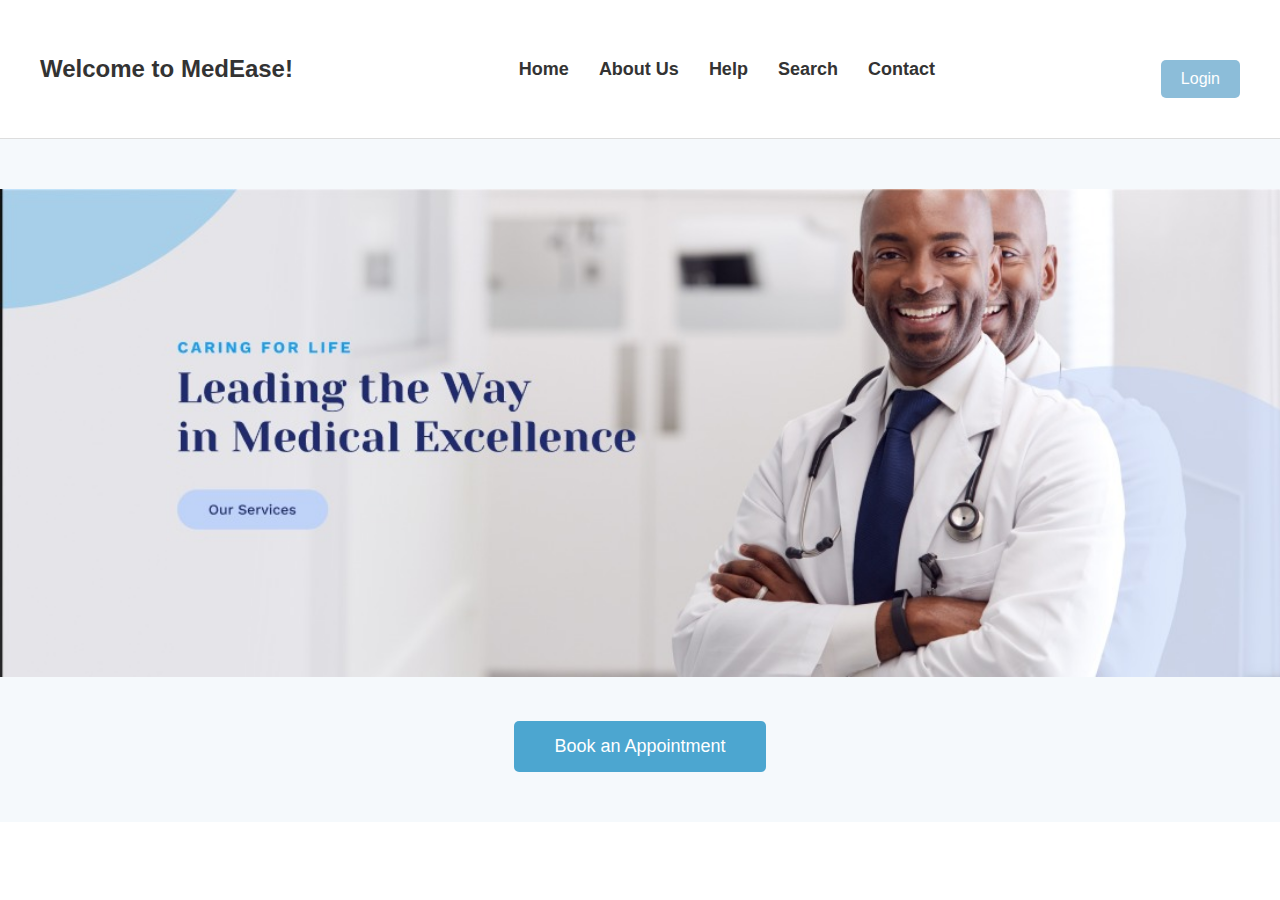
<file: index.html>
<!DOCTYPE html>
<html lang="en">
<head>
    <meta charset="UTF-8">
    <meta name="viewport" content="width=device-width, initial-scale=1.0">
    <title>MedEase</title>
    <link rel="stylesheet" href="styles.css">
</head>
<body>
    <!-- Header Section -->
    <header>
        <div class="container">
            <h1>Welcome to MedEase!</h1>
            <nav>
                <ul>
                    <li><a href="#">Home</a></li>
                    <li><a href="#">About Us</a></li>
                    <li><a href="#">Help</a></li>
                    <li><a href="#">Search</a></li>
                    <li><a href="#">Contact</a></li>
                </ul>
            </nav>
            <button class="login-btn">Login</button>
        </div>
    </header>

    <!-- Main Hero Section -->
    <main>
        <section class="hero">
            <!-- Hero Image Full Width -->
            <div class="hero-image">
                <img src="home doctor .jpg" alt="Doctor">
            </div>
            <!-- Book Appointment Button -->
            <div class="appointment-btn-container">
                <button class="appointment-btn">Book an Appointment</button>
            </div>
        </section>
    </main>

    <footer></footer>

    <script src="script.js"></script>
</body>
</html>
</file>
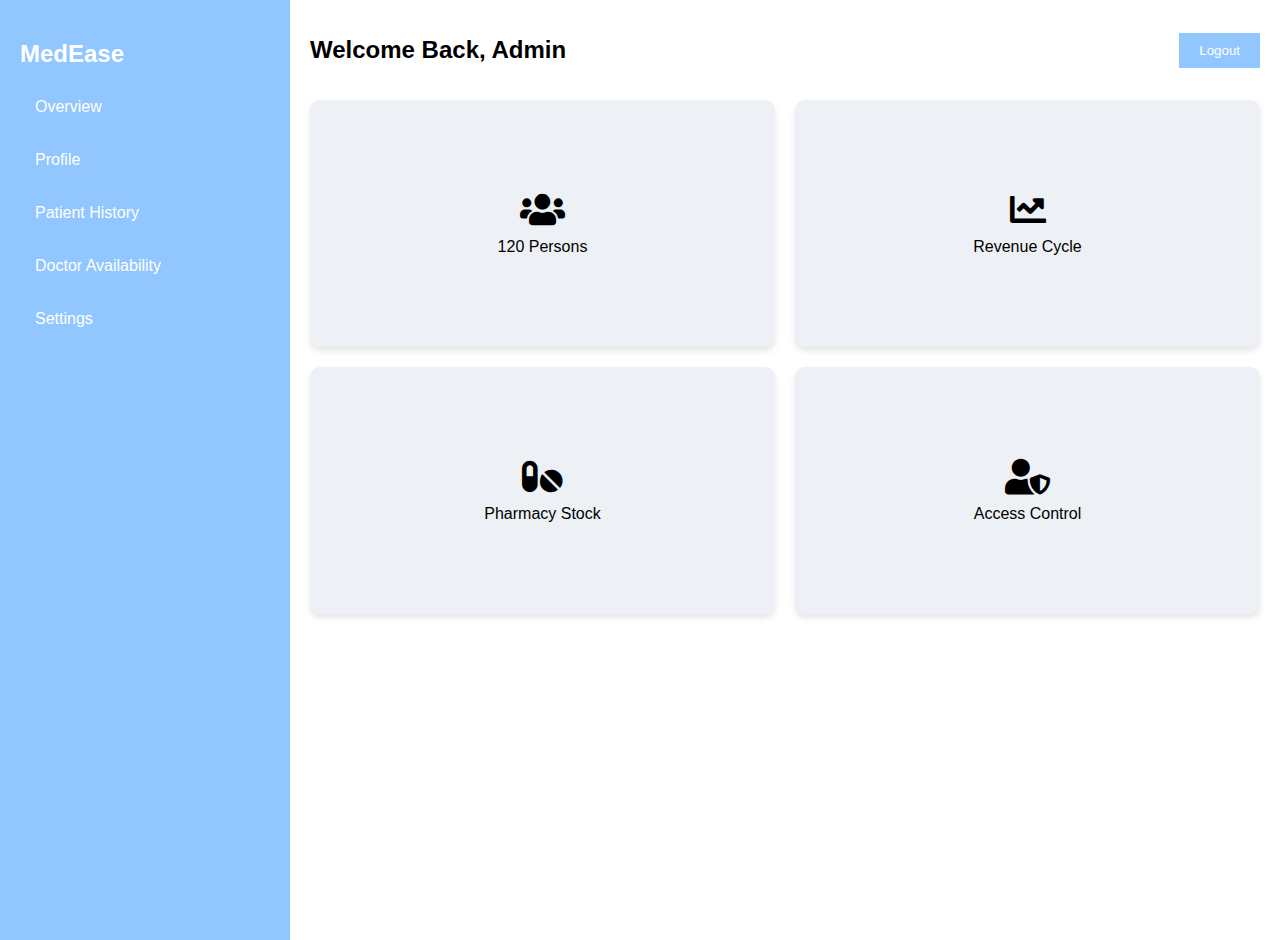
<file: adminpanel.html>
<!DOCTYPE html>
<html lang="en">
<head>
    <meta charset="UTF-8">
    <meta name="viewport" content="width=device-width, initial-scale=1.0">
    <title>Admin Panel</title>
    <link rel="stylesheet" href="adminpanel.css">
    <link href="https://cdnjs.cloudflare.com/ajax/libs/font-awesome/5.15.3/css/all.min.css" rel="stylesheet">
</head>
<body>
    <div class="container">
        <div class="sidebar">
            <h2>MedEase</h2>
            <ul>
                <li><a href="#">Overview</a></li>
                <li><a href="#">Profile</a></li>
                <li><a href="#">Patient History</a></li>
                <li><a href="#">Doctor Availability</a></li>
                <li><a href="#">Settings</a></li>
            </ul>
        </div>
        <div class="main-content">
            <header>
                <h1>Welcome Back, Admin</h1>
                <button class="logout-btn">Logout</button>
            </header>
            <div class="dashboard">
                <div class="cards">
                    <div class="card">
                        <i class="fas fa-users card-icon"></i>
                        <div class="card-text">120 Persons</div>
                    </div>
                    <div class="card">
                        <i class="fas fa-chart-line card-icon"></i>
                        <div class="card-text">Revenue Cycle</div>
                    </div>
                    <div class="card">
                        <i class="fas fa-pills card-icon"></i>
                        <div class="card-text">Pharmacy Stock</div>
                    </div>
                    <div class="card">
                        <i class="fas fa-user-shield card-icon"></i>
                        <div class="card-text">Access Control</div>
                    </div>
                </div>
            </div>
        </div>
    </div>
</body>
</html>
</file>
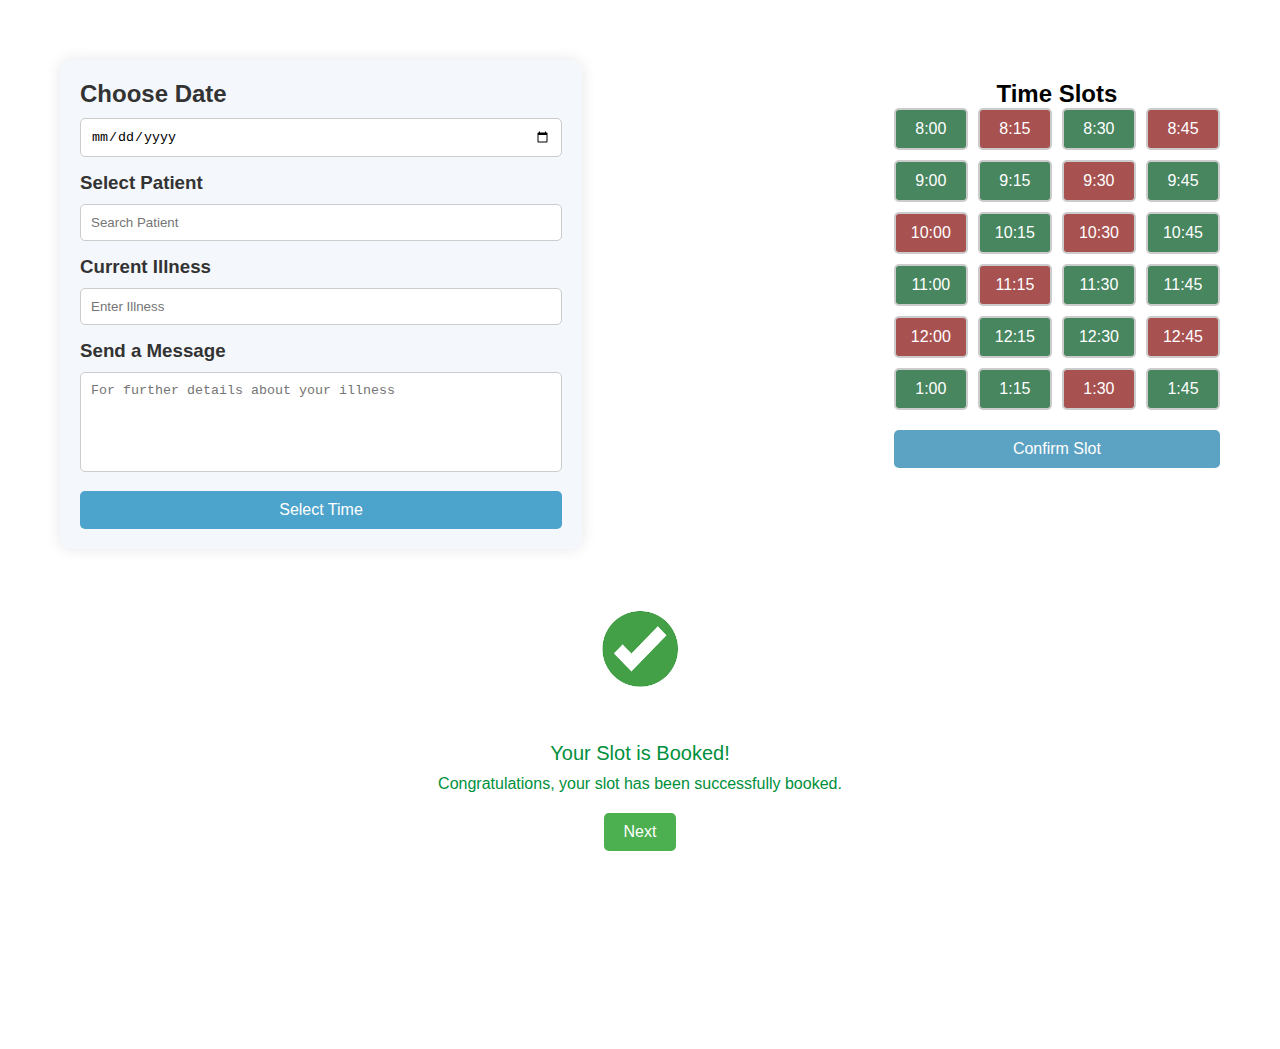
<file: appointment.html>
<!DOCTYPE html>
<html lang="en">
<head>
    <meta charset="UTF-8">
    <meta name="viewport" content="width=device-width, initial-scale=1.0">
    <title>Book Appointment - MedEase</title>
    <link rel="stylesheet" href="appointment.css">
</head>
<body>
    <header>
        <!-- Optional Header Content -->
    </header>

    <main>
        <div class="appointment-container">
            <!-- Left Section for Booking Form -->
            <div class="appointment-form">
                <h2>Choose Date</h2>
                <input type="date" class="input-field" id="appointment-date">

                <h3>Select Patient</h3>
                <input type="text" class="input-field" placeholder="Search Patient">

                <h3>Current Illness</h3>
                <input type="text" class="input-field" placeholder="Enter Illness">

                <h3>Send a Message</h3>
                <textarea class="input-field" placeholder="For further details about your illness"></textarea>

                <button class="select-time-btn">Select Time</button>
            </div>

            <!-- Right Section for Time Slots -->
            <div class="time-slot-section">
                <h2>Time Slots</h2>
                <div class="slots-grid">
                    <button class="slot available">8:00</button>
                    <button class="slot unavailable">8:15</button>
                    <button class="slot available">8:30</button>
                    <button class="slot unavailable">8:45</button>
                    <button class="slot available">9:00</button>
                    <button class="slot available">9:15</button>
                    <button class="slot unavailable">9:30</button>
                    <button class="slot available">9:45</button>
                    <button class="slot unavailable">10:00</button>
                    <button class="slot available">10:15</button>
                    <button class="slot unavailable">10:30</button>
                    <button class="slot available">10:45</button>
                    <button class="slot available">11:00</button>
                    <button class="slot unavailable">11:15</button>
                    <button class="slot available">11:30</button>
                    <button class="slot available">11:45</button>
                    <button class="slot unavailable">12:00</button>
                    <button class="slot available">12:15</button>
                    <button class="slot available">12:30</button>
                    <button class="slot unavailable">12:45</button>
                    <button class="slot available">1:00</button>
                    <button class="slot available">1:15</button>
                    <button class="slot unavailable">1:30</button>
                    <button class="slot available">1:45</button>
                    <!-- Add more slots as needed -->
                </div>
            
                <button class="confirm-slot-btn">Confirm Slot</button>
            </div>
        </div>
        
        <div class="tick-mark">
            <center><img src="tickmark.png" alt="Tick Mark"></center>
        </div>

        <!-- Booking confirmation -->
        <div class="booking-confirmation">
            <p>Your Slot is Booked!</p>
            <p>Congratulations, your slot has been successfully booked.</p>
        </div>

        <!-- Next Button -->
        <div class="next-button-container">
            <a href="doctorpanel.html">
                <button class="next-btn">Next</button>
            </a>
        </div>

    </main>
<br>
<br>
<br>
<br>
<br>
<br>
<br>
<br>
<br>
<br>
<br>

    <!-- Confirmation Pop-up -->
    <div id="confirmationPopup" class="popup-modal">
        <div class="popup-content">
            <div class="tick-mark">
                <img src="tickmark.png" alt="Tick Mark">
            </div>
            <h1>Your Slot is Booked!</h1>
            <button id="closePopup">Close</button>
        </div>
    </div>

    <script src="script.js"></script>
</body>
</html>
</file>
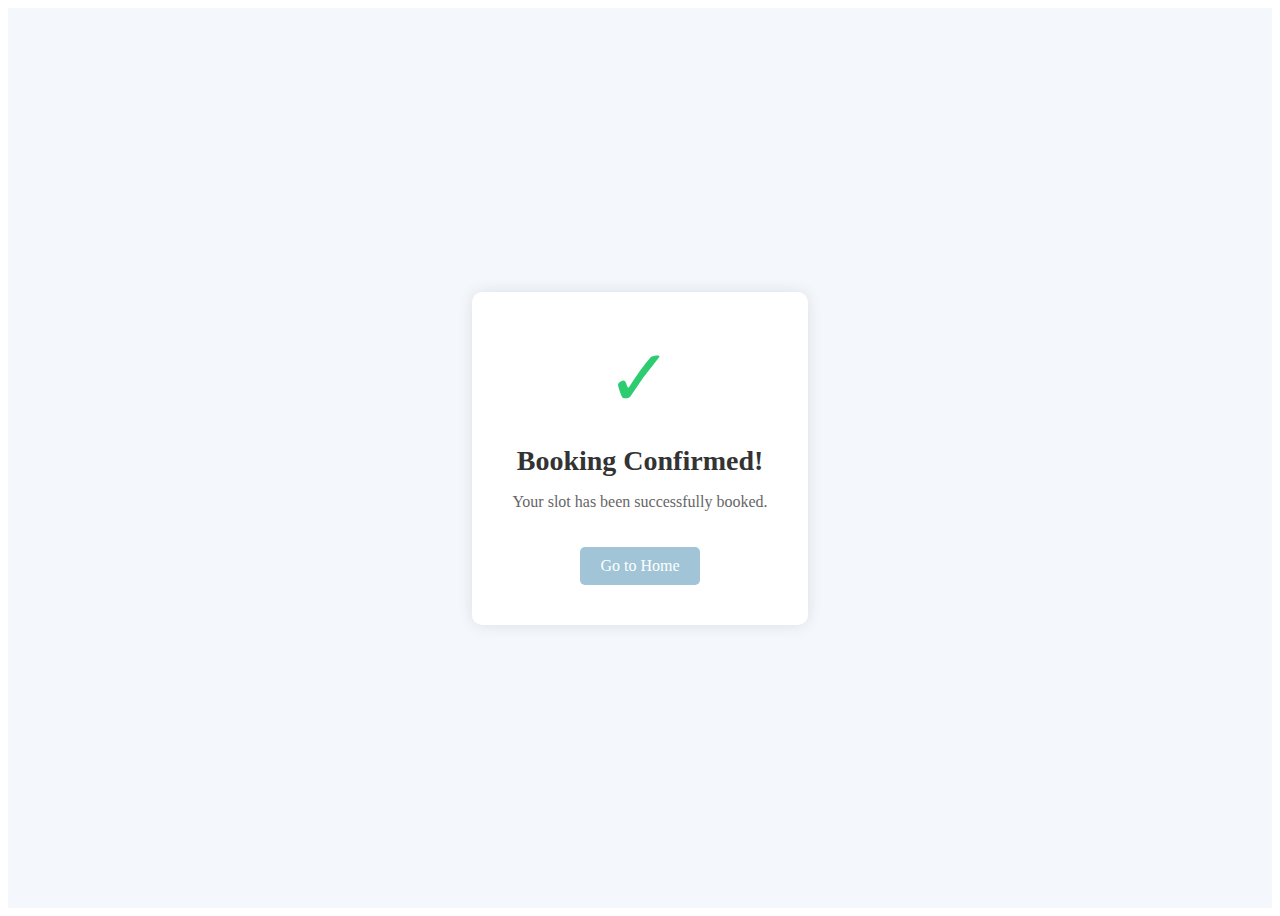
<file: confirmation.html>
<!DOCTYPE html>
<html lang="en">
<head>
    <meta charset="UTF-8">
    <meta name="viewport" content="width=device-width, initial-scale=1.0">
    <title>Booking Confirmed</title>
    <link rel="stylesheet" href="confirmattion.css">
</head>
<body>
    <div class="confirmation-page">
        <div class="confirmation-box">
            <div class="tick-mark">
                ✓ <!-- You can also replace this with an image if you want -->
            </div>
            <h1>Booking Confirmed!</h1>
            <p>Your slot has been successfully booked.</p>
            <a href="index.html" class="back-home">Go to Home</a>
        </div>
    </div>
</body>
</html>
</file>
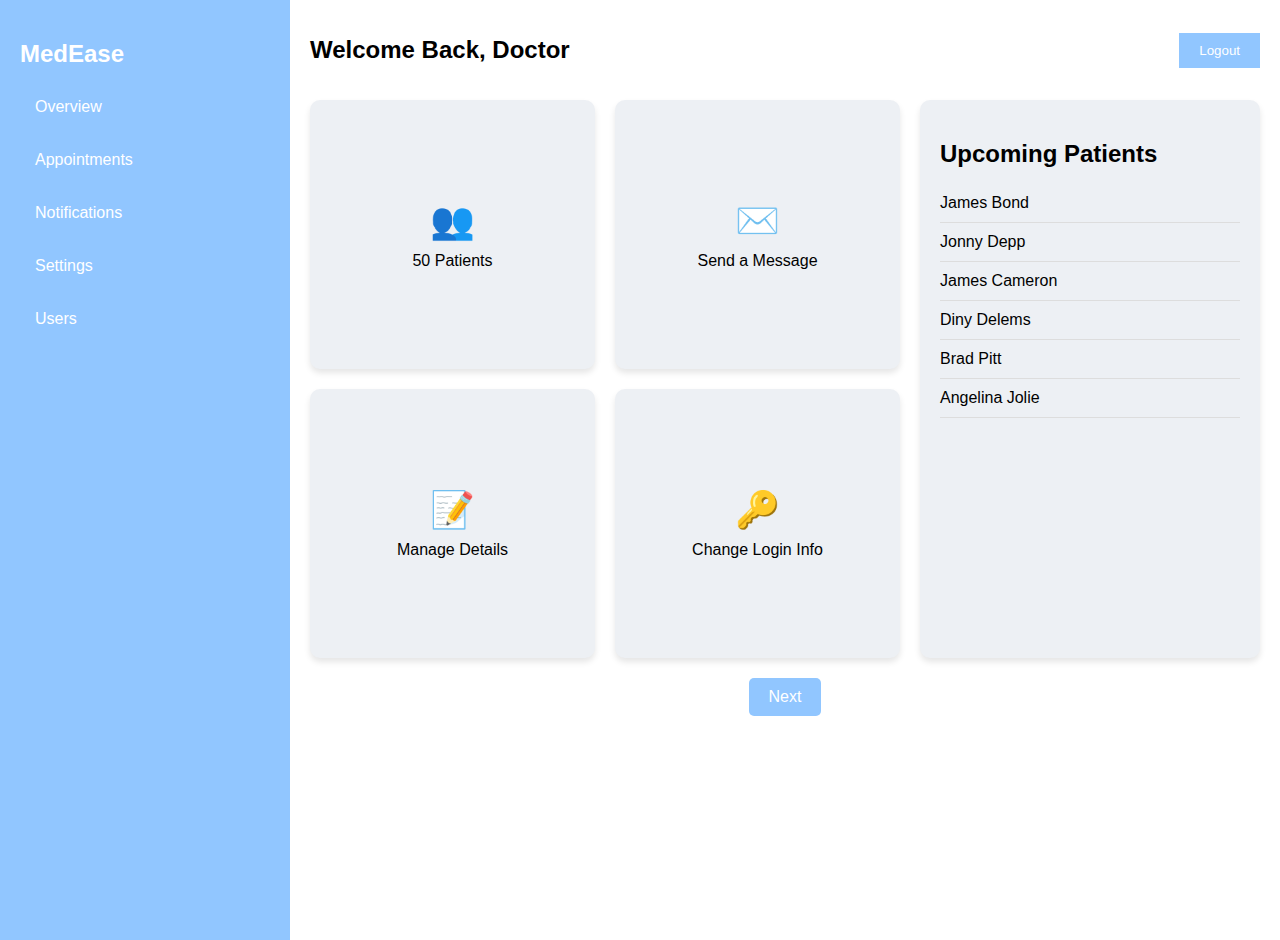
<file: doctorpanel.html>
<!DOCTYPE html>
<html lang="en">
<head>
    <meta charset="UTF-8">
    <meta name="viewport" content="width=device-width, initial-scale=1.0">
    <title>Doctor Panel</title>
    <link rel="stylesheet" href="doctorpanel.css">
</head>
<body>
    <div class="container">
        <aside class="sidebar">
            <h2>MedEase</h2>
            <ul>
                <li><a href="#">Overview</a></li>
                <li><a href="#">Appointments</a></li>
                <li><a href="#">Notifications</a></li>
                <li><a href="#">Settings</a></li>
                <li><a href="#">Users</a></li>
            </ul>
        </aside>
        <main class="main-content">
            <header>
                <h1>Welcome Back, Doctor</h1>
                <button class="logout-btn">Logout</button>
            </header>
            <div class="dashboard">
                <div class="cards">
                    <div class="card">
                        <div class="card-icon">👥</div>
                        <div class="card-text">50 Patients</div>
                    </div>
                    <div class="card">
                        <div class="card-icon">✉️</div>
                        <div class="card-text">Send a Message</div>
                    </div>
                    <div class="card">
                        <div class="card-icon">📝</div>
                        <div class="card-text">Manage Details</div>
                    </div>
                    <div class="card">
                        <div class="card-icon">🔑</div>
                        <div class="card-text">Change Login Info</div>
                    </div>
                </div>
                <section class="upcoming-patients">
                    <h2>Upcoming Patients</h2>
                    <ul>
                        <li>James Bond</li>
                        <li>Jonny Depp</li>
                        <li>James Cameron</li>
                        <li>Diny Delems</li>
                        <li>Brad Pitt</li>
                        <li>Angelina Jolie</li>
                    </ul>
                </section>
            </div>
            <div class="next-button-container"></div>
                <a href="patientpanel.html">
                    <center><button class="next-btn">Next</button></center>
                </a>
            </div>
        </main>
    </div>
</body>
</html>
</file>
<file: adminpanel.css>
/* Overall body styles */
body {
    font-family: Arial, sans-serif;
    margin: 0;
    padding: 0;
    display: flex;
    background-color: #f0f2f5;
}

.container {
    display: flex;
    width: 100%;
}

.sidebar {
    width: 250px;
    background-color: #91c6ff;
    color: white;
    padding: 20px;
    height: 100vh;
}

.sidebar h2 {
    margin-bottom: 20px;
}

.sidebar ul {
    list-style: none;
    padding: 0;
}

.sidebar ul li {
    margin: 15px 0;
}

.sidebar ul li a {
    color: white;
    text-decoration: none;
}

.main-content {
    flex-grow: 1;
    display: flex;
    flex-direction: column;
    padding: 20px;
    background-color: white;
}

header {
    display: flex;
    justify-content: space-between;
    align-items: center;
    margin-bottom: 20px;
}

header h1 {
    font-size: 24px;
}

.logout-btn {
    padding: 10px 20px;
    background-color: #91c6ff;
    color: white;
    border: none;
    cursor: pointer;
}

.dashboard {
    display: flex;
    justify-content: space-between;
    gap: 20px;
    flex-grow: 0.5;
}

.cards {
    display: grid;
    grid-template-columns: repeat(2, 1fr);
    gap: 20px;
    flex: 1;
}

.card {
    display: flex;
    flex-direction: column;
    justify-content: center;
    align-items: center;
    background-color: #edf0f4;
    padding: 15px;
    border-radius: 10px;
    box-shadow: 0px 4px 6px rgba(0, 0, 0, 0.1);
    min-height: 10px;  /* Reduced height for smaller square */
}

.card-icon {
    font-size: 36px;
    margin-bottom: 10px;
}

.card-text {
    font-size: 16px;
    text-align: center;
}

/* Additional section for upcoming features or stats in the Admin panel */
.upcoming-stats {
    width: 300px; /* Fixed width for stats list on the right */
    flex-shrink: 0;
    background-color: #edf0f4;
    padding: 20px;
    border-radius: 10px;
    box-shadow: 0px 4px 6px rgba(0, 0, 0, 0.1);
}

.upcoming-stats h2 {
    margin-bottom: 10px;
}

.upcoming-stats ul {
    list-style: none;
    padding: 0;
}

.upcoming-stats ul li {
    padding: 10px 0;
    border-bottom: 1px solid #ddd;
}

/* Responsive Design */
@media (max-width: 768px) {
    .dashboard {
        flex-direction: column;
    }

    .cards {
        grid-template-columns: 1fr;
    }

    .upcoming-stats {
        width: 100%;
        margin-top: 20px;
    }
}
.sidebar {
    width: 250px;
    background-color: #91c6ff;
    color: white;
    padding: 20px;
    height: 100vh;
}

.sidebar h2 {
    margin-bottom: 20px;
}

.sidebar ul {
    list-style: none;
    padding: 0;
    margin: 0;
}

.sidebar ul li {
    margin: 15px 0;
    transition: background-color 0.3s ease-in-out;
}

.sidebar ul li a {
    color: white;
    text-decoration: none;
    display: block;  /* Makes the entire list item area clickable */
    padding: 10px 15px;  /* Adds padding to the link for better clickability */
    transition: color 0.3s ease-in-out;
}

/* Hover Effects */
.sidebar ul li a:hover, .sidebar ul li a:focus {
    background-color: #c3ddf5;  /* Lighter shade of the sidebar color for hover */
    color: #ffffff;  /* Keeps text color white for better readability */
    text-decoration: none;  /* Avoids underlining the text */
}
</file>
<file: confirmattion.css>
/* Confirmation Page Styling */
.confirmation-page {
    height: 100vh;
    display: flex;
    justify-content: center;
    align-items: center;
    background-color: #f4f7fb;
}

.confirmation-box {
    text-align: center;
    background-color: white;
    padding: 40px;
    border-radius: 10px;
    box-shadow: 0 0 15px rgba(0, 0, 0, 0.1);
}

.tick-mark {
    font-size: 80px;
    color: #2ECC71; /* Green color for tick mark */
    margin-bottom: 20px;
}

.confirmation-box h1 {
    font-size: 28px;
    color: #333;
    margin-bottom: 15px;
}

.confirmation-box p {
    font-size: 16px;
    color: #666;
}

.back-home {
    display: inline-block;
    margin-top: 20px;
    padding: 10px 20px;
    background-color: #A1C5D6;
    color: white;
    text-decoration: none;
    border-radius: 5px;
    font-size: 16px;
}
</file>
<file: doctorpanel.css>
/* Overall body styles */
body {
    font-family: Arial, sans-serif;
    margin: 0;
    padding: 0;
    display: flex;
    background-color: #f0f2f5;
}

.container {
    display: flex;
    width: 100%;
}

.sidebar {
    width: 250px;
    background-color: #91c6ff;
    color: white;
    padding: 20px;
    height: 100vh;
}

.sidebar h2 {
    margin-bottom: 20px;
}

.sidebar ul {
    list-style: none;
    padding: 0;
}

.sidebar ul li {
    margin: 15px 0;
}

.sidebar ul li a {
    color: white;
    text-decoration: none;
}

.main-content {
    flex-grow: 1;
    display: flex;
    flex-direction: column;
    padding: 20px;
    background-color: white;
}

header {
    display: flex;
    justify-content: space-between;
    align-items: center;
    margin-bottom: 20px;
}

header h1 {
    font-size: 24px;
}

.logout-btn {
    padding: 10px 20px;
    background-color: #91c6ff;
    color: white;
    border: none;
    cursor: pointer;
}

.dashboard {
    display: flex;
    justify-content: space-between;
    gap: 20px;
    flex-grow: 0.5;
}

.cards {
    display: grid;
    grid-template-columns: repeat(2, 1fr);
    gap: 20px;
    flex: 1;
}

.card {
    display: flex;
    flex-direction: column;
    justify-content: center;
    align-items: center;
    background-color:   #edf0f4;
    ;
    padding: 15px;
    border-radius: 10px;
    box-shadow: 0px 4px 6px rgba(0, 0, 0, 0.1);
    min-height: 10px;  /* Reduced height for smaller square */
}

.card-icon {
    font-size: 36px;
    margin-bottom: 10px;
}

.card-text {
    font-size: 16px;
    text-align: center;
}

.upcoming-patients {
    width: 300px; /* Fixed width for patient list on the right */
    flex-shrink: 0;
    background-color:      #edf0f4;
    ;
    padding: 20px;
    border-radius: 10px;
    box-shadow: 0px 4px 6px rgba(0, 0, 0, 0.1);
}

.upcoming-patients h2 {
    margin-bottom: 10px;
}

.upcoming-patients ul {
    list-style: none;
    padding: 0;
}

.upcoming-patients ul li {
    padding: 10px 0;
    border-bottom: 1px solid #ddd;
}

/* Responsive Design */
@media (max-width: 768px) {
    .dashboard {
        flex-direction: column;
    }

    .cards {
        grid-template-columns: 1fr;
    }

    .upcoming-patients {
        width: 100%;
        margin-top: 20px;
    }
}
.sidebar {
    width: 250px;
    background-color: #91c6ff;
    color: white;
    padding: 20px;
    height: 100vh;
}

.sidebar h2 {
    margin-bottom: 20px;
}

.sidebar ul {
    list-style: none;
    padding: 0;
    margin: 0;
}

.sidebar ul li {
    margin: 15px 0;
    transition: background-color 0.3s ease-in-out;
}

.sidebar ul li a {
    color: white;
    text-decoration: none;
    display: block;  /* Makes the entire list item area clickable */
    padding: 10px 15px;  /* Adds padding to the link for better clickability */
    transition: color 0.3s ease-in-out;
}

/* Hover Effects */
.sidebar ul li a:hover, .sidebar ul li a:focus {
    background-color: #c3ddf5;  /* Lighter shade of the sidebar color for hover */
    color: #ffffff;  /* Keeps text color white for better readability */
    text-decoration: none;  /* Avoids underlining the text */
}
.next-button-container {
    display: flex;               /* Use flexbox for centering */
    justify-content: center;     /* Center the content horizontally */
    margin-top: 20px;           /* Add some top margin */
}

.next-btn {
    background-color: #91c6ff;  /* Green background */
    color: white;                /* White text */
    padding: 10px 20px;         /* Some padding */
    border: none;                /* No borders */
    border-radius: 5px;         /* Rounded corners */
    cursor: pointer;             /* Pointer cursor on hover */
    font-size: 16px;             /* Increase font size */
}

.next-btn:hover {
    background-color: #4f7eaf;   /* Darker green on hover */
}
</file>
<file: styles.css>
/* General Resets */
* {
    margin: 0;
    padding: 0;
    box-sizing: border-box;
}

body {
    font-family: 'Arial', sans-serif;
    overflow-x: hidden;
}

/* Header Styling */
header {
    background-color: #fff;
    padding: 20px;
    border-bottom: 1px solid #ddd;
}

.container {
    display: flex;
    justify-content: space-between;
    align-items: center;
    max-width: 1200px;
    margin: 0 auto;
}

h1 {
    font-size: 24px;
    color: #333;
}

.login-btn {
    background-color: #6facc8;
    color: white;
    padding: 10px 20px;
    border: none;
    border-radius: 5px;
    cursor: pointer;
}

/* Navigation Styling */
nav ul {
    display: flex;
    list-style-type: none;
}

nav ul li {
    margin-right: 20px;
}

nav ul li a {
    text-decoration: none;
    color: #333;
    font-size: 18px;
}

/* Hero Section Styling */
.hero {
    text-align: center;
    background-color: #F5F9FC;
    padding: 50px 0;
    position: relative;
}

.hero-image img {
    width: 100%;
    max-height: 500px;
    object-fit: cover;
    margin-bottom: 20px;
}

/* Book Appointment Button Section */
.appointment-btn-container {
    margin-top: 20px;
}

.appointment-btn {
    background-color: #4ca6d0;
    color: white;
    padding: 15px 40px;
    border: none;
    border-radius: 5px;
    cursor: pointer;
    font-size: 18px;
}

/* Responsive Design */
@media (max-width: 768px) {
    .hero-image img {
        max-height: 300px;
    }

    .appointment-btn {
        font-size: 16px;
        padding: 10px 25px;
    }
}
/* Container styles */
.container {
    text-align: center; /* Center text in the container */
    margin: 20px;      /* Add some margin */
}

/* Navigation styles */
nav ul {
    list-style-type: none; /* Remove default list styles */
    padding: 0;            /* Remove padding */
}

nav ul li {
    display: inline;       /* Display list items inline */
    margin: 0 15px;       /* Space out the list items */
}

nav ul li a {
    text-decoration: none; /* Remove underline from links */
    color: #333;          /* Default text color */
    font-weight: bold;    /* Bold text */
    transition: color 0.3s; /* Smooth transition for color change */
}

/* Hover effect for navigation links */
nav ul li a:hover {
    color: #4c98af; /* Change color on hover */
}

/* Button styles */
.login-btn {
    background-color: #8cbdd9; /* Green background */
    color: white;               /* White text */
    padding: 10px 20px;        /* Some padding */
    border: none;               /* No borders */
    border-radius: 5px;        /* Rounded corners */
    cursor: pointer;            /* Pointer cursor on hover */
    font-size: 16px;            /* Increase font size */
    margin-top: 20px;          /* Space above the button */
    transition: background-color 0.3s; /* Smooth transition for background color */
}

/* Hover effect for button */
.login-btn:hover {
    background-color: #91c6ff; /* Darker green on hover */
}
</file>
<file: appointment.css>
/* General Resets */
* {
    margin: 0;
    padding: 0;
    box-sizing: border-box;
}

body {
    font-family: 'Arial', sans-serif;
    overflow-x: hidden;
}

.container {
    display: flex;
    justify-content: space-between;
    align-items: center;
    padding: 20px;
    background-color: #fff;
    border-bottom: 1px solid #ddd;
}

h1 {
    color: #333;
}

/* Appointment Page Styling */
.appointment-container {
    display: flex;
    justify-content: space-between;
    max-width: 1200px;
    margin: 40px auto;
    padding: 20px;
}

/* Appointment Form Styling */
.appointment-form {
    width: 45%;
    background-color: #f4f7fb;
    padding: 20px;
    border-radius: 10px;
    box-shadow: 0px 0px 15px rgba(0, 0, 0, 0.1);
}

.appointment-form h2,
.appointment-form h3 {
    margin-bottom: 10px;
    color: #333;
}

.input-field {
    width: 100%;
    padding: 10px;
    margin-bottom: 15px;
    border: 1px solid #ccc;
    border-radius: 5px;
}

textarea {
    height: 100px;
    resize: none;
}

.select-time-btn {
    background-color: #4ca3cb;
    color: white;
    padding: 10px;
    border: none;
    border-radius: 5px;
    cursor: pointer;
    width: 100%;
    font-size: 16px;
}

/* Time Slots Styling */
.time-slots {
    width: 45%;
}

.time-slots h2 {
    color: #333;
    margin-bottom: 15px;
}

.slots-grid {
    display: grid;
    grid-template-columns: repeat(4, 1fr);
    gap: 10px;
}

.slot {
    padding: 10px 0;
    background-color: #A1C5D6;
    color: white;
    border: none;
    border-radius: 5px;
    cursor: pointer;
    text-align: center;
    font-size: 16px;
}

.slot.unavailable {
    background-color: #cc2e1c;
    cursor: not-allowed;
}

.slot.available {
    background-color: #009f42;
}

.slot-info {
    margin-top: 10px;
    font-size: 14px;
    color: #333;
}

.unavailable-indicator {
    width: 12px;
    height: 12px;
    background-color: #E74C3C;
    display: inline-block;
    margin-right: 5px;
}

.confirm-slot-btn {
    margin-top: 20px;
    background-color: #A1C5D6;
    color: white;
    padding: 10px;
    border: none;
    border-radius: 5px;
    cursor: pointer;
    width: 100%;
    font-size: 16px;
}

/* Booking Confirmation Styling */
.booking-confirmation {
    text-align: center;
    margin-top: 30px;
}

.booking-confirmation p {
    color: #00903c;
    font-size: 20px;
    margin-bottom: 10px;
}

.booking-confirmation p:last-child {
    font-size: 16px;
}

/* Responsive Design */
@media (max-width: 768px) {
    .appointment-container {
        flex-direction: column;
        align-items: center;
    }

    .appointment-form, .time-slots {
        width: 100%;
    }

    .slots-grid {
        grid-template-columns: repeat(2, 1fr);
    }
}
/* Time Slots Section */
.time-slot-section {
    display: flex;
    flex-direction: column;
    align-items: center;
    margin: 20px 0;
}

.slots-grid {
    display: grid;
    grid-template-columns: repeat(4, 1fr); /* 4 slots per row */
    gap: 10px;
    max-width: 600px; /* Limit grid width */
}

.slot {
    padding: 10px 15px;
    border: 2px solid #ccc;
    border-radius: 5px;
    background-color: #f9f9f9;
    cursor: pointer;
    text-align: center;
    font-size: 16px;
}

.slot.available {
    background-color: #47865f; /* Light green for available */
}

.slot.unavailable {
    background-color: rgb(168, 81, 81); /* Light red for unavailable */
    cursor: not-allowed;
}

.confirm-slot-btn {
    margin-top: 20px;
    padding: 10px 20px;
    background-color: #2887b4;
    color: white;
    border: none;
    border-radius: 5px;
    font-size: 16px;
    cursor: pointer;
}
/* Modal Popup */
.popup-modal {
    display: none; /* Hidden by default */
    position: fixed;
    top: 0;
    left: 0;
    width: 100%;
    height: 100%;
    background-color: rgba(0, 0, 0, 0.5); /* Transparent background */
    justify-content: center;
    align-items: center;
}

.popup-content {
    background-color: white;
    padding: 30px;
    text-align: center;
    border-radius: 10px;
    box-shadow: 0px 0px 15px rgba(0, 0, 0, 0.1);
}

.tick-mark img {
    width: 80px; /* Adjust size of the tick */
    margin-bottom: 20px;
}

#closePopup {
    margin-top: 20px;
    padding: 10px 20px;
    background-color: #A1C5D6;
    color: white;
    border: none;
    border-radius: 5px;
    cursor: pointer;
}

.confirm-slot-btn {
    margin-top: 20px;
    padding: 10px 20px;
    background-color: #5ca2c2;
    color: white;
    border: none;
    border-radius: 5px;
    font-size: 16px;
    cursor: pointer;
}
.next-button-container {
    text-align: center;
    margin-top: 20px; /* Adjust as needed */
}

.next-btn {
    background-color: #4CAF50; /* Green background */
    color: white; /* White text */
    padding: 10px 20px; /* Some padding */
    border: none; /* No borders */
    border-radius: 5px; /* Rounded corners */
    cursor: pointer; /* Pointer cursor on hover */
    font-size: 16px; /* Increase font size */
}

.next-btn:hover {
    background-color: #45a049; /* Darker green on hover */
}
</file>
